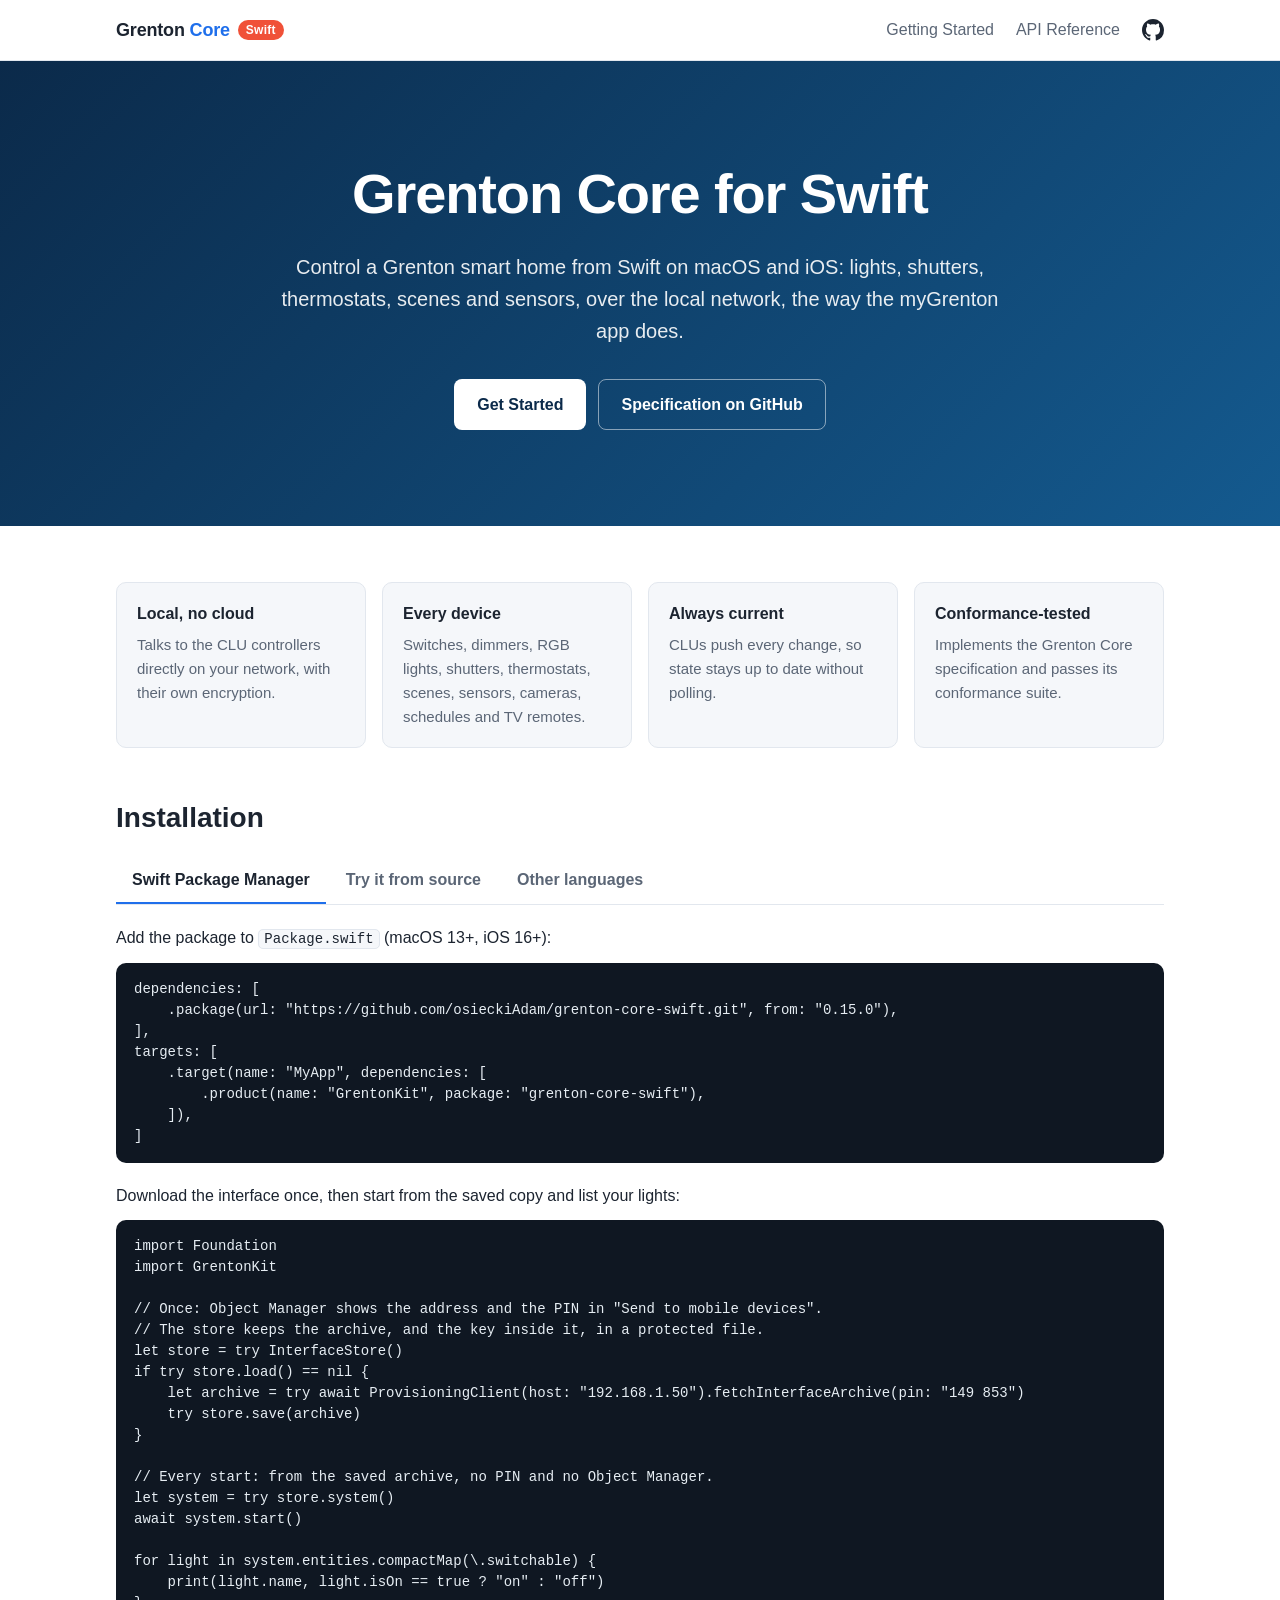
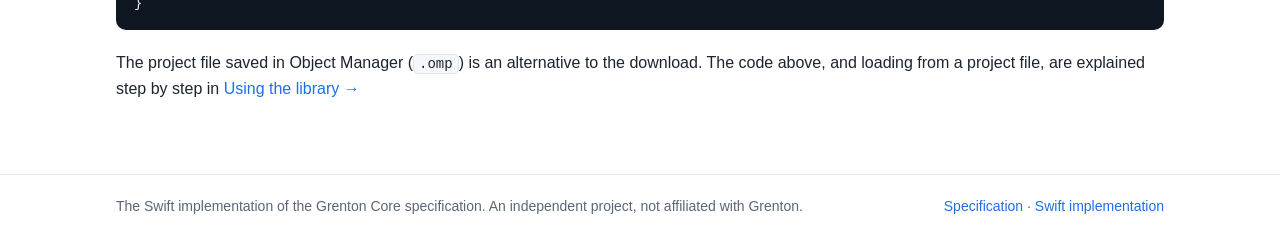
<file: site/index.html>
<!doctype html>
<html lang="en">
<head>
  <meta charset="utf-8">
  <meta name="viewport" content="width=device-width, initial-scale=1">
  <title>Grenton Core for Swift</title>
  <meta name="description" content="Control a Grenton smart home from Swift, over the local network.">
  <link rel="stylesheet" href="assets/style.css">
</head>
<body>
  <header class="site">
    <div class="wrap">
      <a class="brand" href="">Grenton <span>Core</span><em class="lang" title="Swift implementation">Swift</em></a>
      <nav class="main" aria-label="Main">
        <a href="getting-started/">Getting Started</a>
        <a href="api/documentation/grentondevices/">API Reference</a>
        <a class="github" href="https://github.com/osieckiAdam/grenton-core-spec" title="Grenton Core specification on GitHub" aria-label="Grenton Core specification on GitHub"><svg viewBox="0 0 16 16" aria-hidden="true"><path d="M8 0C3.58 0 0 3.58 0 8c0 3.54 2.29 6.53 5.47 7.59.4.07.55-.17.55-.38 0-.19-.01-.82-.01-1.49-2.01.37-2.53-.49-2.69-.94-.09-.23-.48-.94-.82-1.13-.28-.15-.68-.52-.01-.53.63-.01 1.08.58 1.23.82.72 1.21 1.87.87 2.33.66.07-.52.28-.87.51-1.07-1.78-.2-3.64-.89-3.64-3.95 0-.87.31-1.59.82-2.15-.08-.2-.36-1.02.08-2.12 0 0 .67-.21 2.2.82.64-.18 1.32-.27 2-.27.68 0 1.36.09 2 .27 1.53-1.04 2.2-.82 2.2-.82.44 1.1.16 1.92.08 2.12.51.56.82 1.27.82 2.15 0 3.07-1.87 3.75-3.65 3.95.29.25.54.73.54 1.48 0 1.07-.01 1.93-.01 2.2 0 .21.15.46.55.38A8.013 8.013 0 0016 8c0-4.42-3.58-8-8-8z"/></svg></a>
      </nav>
    </div>
  </header>

  <section class="hero">
    <div class="wrap">
      <h1>Grenton Core for Swift</h1>
      <p>Control a Grenton smart home from Swift on macOS and iOS: lights,
      shutters, thermostats, scenes and sensors, over the local network, the
      way the myGrenton app does.</p>
      <div class="buttons">
        <a class="button" href="getting-started/">Get Started</a>
        <a class="button secondary" href="https://github.com/osieckiAdam/grenton-core-spec">Specification on GitHub</a>
      </div>
    </div>
  </section>

  <main class="wrap">
    <div class="features">
      <div class="feature"><h3>Local, no cloud</h3><p>Talks to the CLU controllers directly on your network, with their own encryption.</p></div>
      <div class="feature"><h3>Every device</h3><p>Switches, dimmers, RGB lights, shutters, thermostats, scenes, sensors, cameras, schedules and TV remotes.</p></div>
      <div class="feature"><h3>Always current</h3><p>CLUs push every change, so state stays up to date without polling.</p></div>
      <div class="feature"><h3>Conformance-tested</h3><p>Implements the Grenton Core specification and passes its conformance suite.</p></div>
    </div>

    <section class="install" aria-labelledby="install-title">
      <h2 id="install-title">Installation</h2>
      <div class="tabs" role="tablist" data-tabs>
        <button role="tab" data-panel="tab-swift">Swift Package Manager</button>
        <button role="tab" data-panel="tab-source">Try it from source</button>
        <button role="tab" data-panel="tab-port">Other languages</button>
      </div>

      <div class="panel" id="tab-swift" role="tabpanel">
        <p>Add the package to <code>Package.swift</code> (macOS 13+, iOS 16+):</p>
<pre><code>dependencies: [
    .package(url: "https://github.com/osieckiAdam/grenton-core-swift.git", from: "0.15.0"),
],
targets: [
    .target(name: "MyApp", dependencies: [
        .product(name: "GrentonKit", package: "grenton-core-swift"),
    ]),
]</code></pre>
        <p>Download the interface once, then start from the saved copy and list your lights:</p>
<pre><code class="language-swift">import Foundation
import GrentonKit

// Once: Object Manager shows the address and the PIN in "Send to mobile devices".
// The store keeps the archive, and the key inside it, in a protected file.
let store = try InterfaceStore()
if try store.load() == nil {
    let archive = try await ProvisioningClient(host: "192.168.1.50").fetchInterfaceArchive(pin: "149 853")
    try store.save(archive)
}

// Every start: from the saved archive, no PIN and no Object Manager.
let system = try store.system()
await system.start()

for light in system.entities.compactMap(\.switchable) {
    print(light.name, light.isOn == true ? "on" : "off")
}</code></pre>
        <p>The project file saved in Object Manager (<code>.omp</code>) is an alternative to the download. The code above, and loading from a project file, are explained step by step in <a href="api/documentation/grentondevices/gettingstarted/">Using the library →</a></p>
      </div>

      <div class="panel" id="tab-source" role="tabpanel" hidden>
        <p>Clone the Swift implementation and run the examples against your installation. No build step; <code>swift run</code> does it:</p>
<pre><code>git clone https://github.com/osieckiAdam/grenton-core-swift.git
cd grenton-core-swift
swift run fetch-interface 192.168.1.50 dist/interface.zip 149 853
swift run list-devices dist/interface.zip
swift run import-project house.omp            <span class="c"># the same, from a project file, no PIN</span></code></pre>
        <p><a href="getting-started/">The whole walkthrough →</a></p>
      </div>

      <div class="panel" id="tab-port" role="tabpanel" hidden>
        <p>This site is for the <strong>Swift</strong> implementation. Grenton Core itself is a language-agnostic specification: every implementation follows the same rules and passes the same conformance suite, so behaviour is identical across languages.</p>
        <p>Implementations in other languages will have their own pages and API references. To write one, start from the specification and its conformance suite:</p>
<pre><code>git submodule add https://github.com/osieckiAdam/grenton-core-spec.git vendor/grenton-core-spec
python3 vendor/grenton-core-spec/tools/suite.py check   <span class="c"># validate the suite</span></code></pre>
        <p><a href="https://github.com/osieckiAdam/grenton-core-spec">Specification and conformance contract →</a></p>
      </div>
    </section>
  </main>

  <footer class="site">
    <div class="wrap">
      <span>The Swift implementation of the Grenton Core specification. An independent project, not affiliated with Grenton.</span>
      <span><a href="https://github.com/osieckiAdam/grenton-core-spec">Specification</a> · <a href="https://github.com/osieckiAdam/grenton-core-swift">Swift implementation</a></span>
    </div>
  </footer>
  <script src="assets/site.js"></script>
</body>
</html>
</file>
<file: site/assets/style.css>
:root {
  --bg: #ffffff;
  --bg-soft: #f5f7fa;
  --text: #1c2430;
  --text-soft: #5b6676;
  --border: #e2e7ee;
  --accent: #1f6feb;
  --accent-text: #ffffff;
  --code-bg: #0f1722;
  --code-text: #e6edf3;
  --code-comment: #8b98a9;
  --hero-from: #0b2a4a;
  --hero-to: #145a8f;
  --hero-text: #ffffff;
  --swift: #f05138;
  --radius: 10px;
  --max: 1080px;
}
@media (prefers-color-scheme: dark) {
  :root {
    --bg: #0d1117;
    --bg-soft: #151b23;
    --text: #e6edf3;
    --text-soft: #9aa6b4;
    --border: #273140;
    --accent: #4c8dff;
    --code-bg: #0a0f16;
    --hero-from: #071a2e;
    --hero-to: #0e3d63;
  }
}
* { box-sizing: border-box; }
html { -webkit-text-size-adjust: 100%; }
body {
  margin: 0;
  background: var(--bg);
  color: var(--text);
  font: 16px/1.6 -apple-system, BlinkMacSystemFont, "Segoe UI", Roboto, "Helvetica Neue", Arial, sans-serif;
}
a { color: var(--accent); text-decoration: none; }
a:hover { text-decoration: underline; }
code, pre { font-family: ui-monospace, SFMono-Regular, Menlo, Consolas, monospace; font-size: 14px; }
:not(pre) > code { background: var(--bg-soft); border: 1px solid var(--border); border-radius: 5px; padding: 1px 5px; }
pre {
  background: var(--code-bg); color: var(--code-text);
  border-radius: var(--radius); padding: 16px 18px; margin: 12px 0 20px;
  overflow-x: auto; line-height: 1.5;
}
pre .c { color: var(--code-comment); }
.wrap { max-width: var(--max); margin: 0 auto; padding: 0 16px; }

/* Header */
header.site {
  position: sticky; top: 0; z-index: 10;
  background: color-mix(in srgb, var(--bg) 88%, transparent);
  backdrop-filter: blur(8px);
  border-bottom: 1px solid var(--border);
}
header.site .wrap { display: flex; align-items: center; gap: 24px; height: 60px; }
.brand { font-weight: 700; font-size: 18px; color: var(--text); letter-spacing: -0.01em; }
.brand:hover { text-decoration: none; }
.brand span { color: var(--accent); }
.brand .lang {
  font-style: normal; font-size: 12px; font-weight: 700; letter-spacing: 0.02em;
  color: #fff; background: var(--swift); border-radius: 999px; padding: 3px 8px;
  margin-left: 8px; vertical-align: 2px;
}
nav.main { display: flex; align-items: center; gap: 22px; margin-left: auto; }
nav.main a { color: var(--text-soft); font-weight: 500; }
nav.main a:hover, nav.main a[aria-current="page"] { color: var(--text); text-decoration: none; }
nav.main .github { display: inline-flex; color: var(--text); }
nav.main .github svg { width: 22px; height: 22px; fill: currentColor; }

/* Hero */
.hero {
  background: linear-gradient(135deg, var(--hero-from), var(--hero-to));
  color: var(--hero-text); text-align: center; padding: 88px 0 96px;
}
.hero h1 { font-size: clamp(36px, 6vw, 56px); margin: 0 0 12px; letter-spacing: -0.02em; }
.hero p { font-size: clamp(17px, 2.2vw, 20px); max-width: 720px; margin: 0 auto 32px; opacity: 0.9; }
.buttons { display: flex; gap: 12px; justify-content: center; flex-wrap: wrap; }
.button {
  display: inline-block; padding: 12px 22px; border-radius: 8px; font-weight: 600;
  background: var(--hero-text); color: var(--hero-from); border: 1px solid transparent;
}
.button.secondary { background: transparent; color: var(--hero-text); border-color: rgba(255, 255, 255, 0.5); }
.button:hover { text-decoration: none; filter: brightness(0.95); }

/* Features */
.features { display: grid; grid-template-columns: repeat(auto-fit, minmax(220px, 1fr)); gap: 16px; margin: 56px auto 16px; }
.feature { border: 1px solid var(--border); border-radius: var(--radius); padding: 18px 20px; background: var(--bg-soft); }
.feature h3 { margin: 0 0 6px; font-size: 16px; }
.feature p { margin: 0; color: var(--text-soft); font-size: 15px; }

/* Install tabs */
section.install { margin: 48px auto 72px; }
section.install h2 { font-size: 28px; margin: 0 0 16px; }
.tabs { display: flex; gap: 4px; border-bottom: 1px solid var(--border); overflow-x: auto; }
.tabs button {
  appearance: none; background: none; border: 0; border-bottom: 2px solid transparent;
  padding: 10px 16px; font: inherit; font-weight: 600; color: var(--text-soft); cursor: pointer; white-space: nowrap;
}
.tabs button[aria-selected="true"] { color: var(--text); border-bottom-color: var(--accent); }
.panel { padding: 20px 0 0; }
.panel[hidden] { display: none; }
.panel p { margin: 0 0 8px; }

/* Article (getting started) */
main.article { max-width: 820px; margin: 0 auto; padding: 40px 16px 80px; }
main.article h1 { font-size: 36px; margin: 0 0 8px; letter-spacing: -0.01em; }
main.article .lead { color: var(--text-soft); font-size: 18px; margin: 0 0 32px; }
main.article h2 { margin: 40px 0 8px; font-size: 24px; }
main.article h2 .step {
  display: inline-grid; place-items: center; width: 30px; height: 30px; margin-right: 8px;
  border-radius: 50%; background: var(--accent); color: var(--accent-text); font-size: 15px; vertical-align: 3px;
}
main.article img { max-width: 100%; border-radius: var(--radius); border: 1px solid var(--border); }
.note { border-left: 3px solid var(--accent); background: var(--bg-soft); padding: 10px 14px; border-radius: 0 8px 8px 0; margin: 16px 0; }
.note.warn { border-left-color: #d29922; }

footer.site { border-top: 1px solid var(--border); color: var(--text-soft); font-size: 14px; }
footer.site .wrap { display: flex; gap: 16px; flex-wrap: wrap; justify-content: space-between; padding: 20px 16px; }

main, section, .panel, .feature { min-width: 0; }
:not(pre) > code { overflow-wrap: anywhere; }

@media (max-width: 640px) {
  header.site .wrap { gap: 10px; }
  .brand { font-size: 16px; white-space: nowrap; }
  nav.main { gap: 12px; font-size: 14px; }
  nav.main a { white-space: nowrap; }
  .hero { padding: 56px 0 64px; }
  .features { grid-template-columns: 1fr; margin-top: 32px; }
}
</file>
